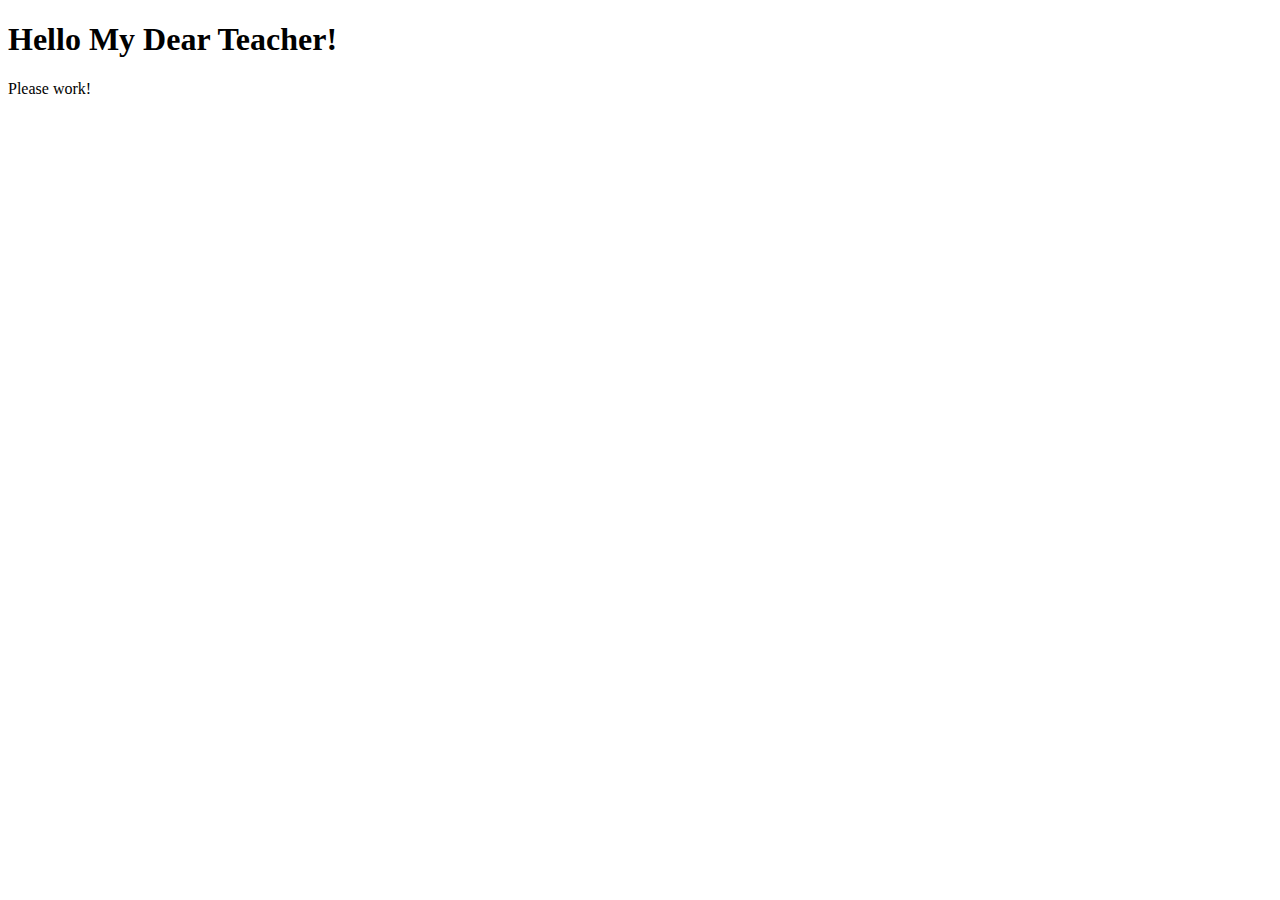
<file: templates/index.html>
<!DOCTYPE html>
<html lang="en">
<head>
    <meta charset="UTF-8">
    <meta http-equiv="X-UA-Compatible" content="IE=edge">
    <meta name="viewport" content="width=device-width, initial-scale=1.0">
    <title>Document</title>
</head>
<body>
    <h1>Hello My Dear Teacher!</h1>
    <p>Please work!</p>
</body>
</html>
</file>
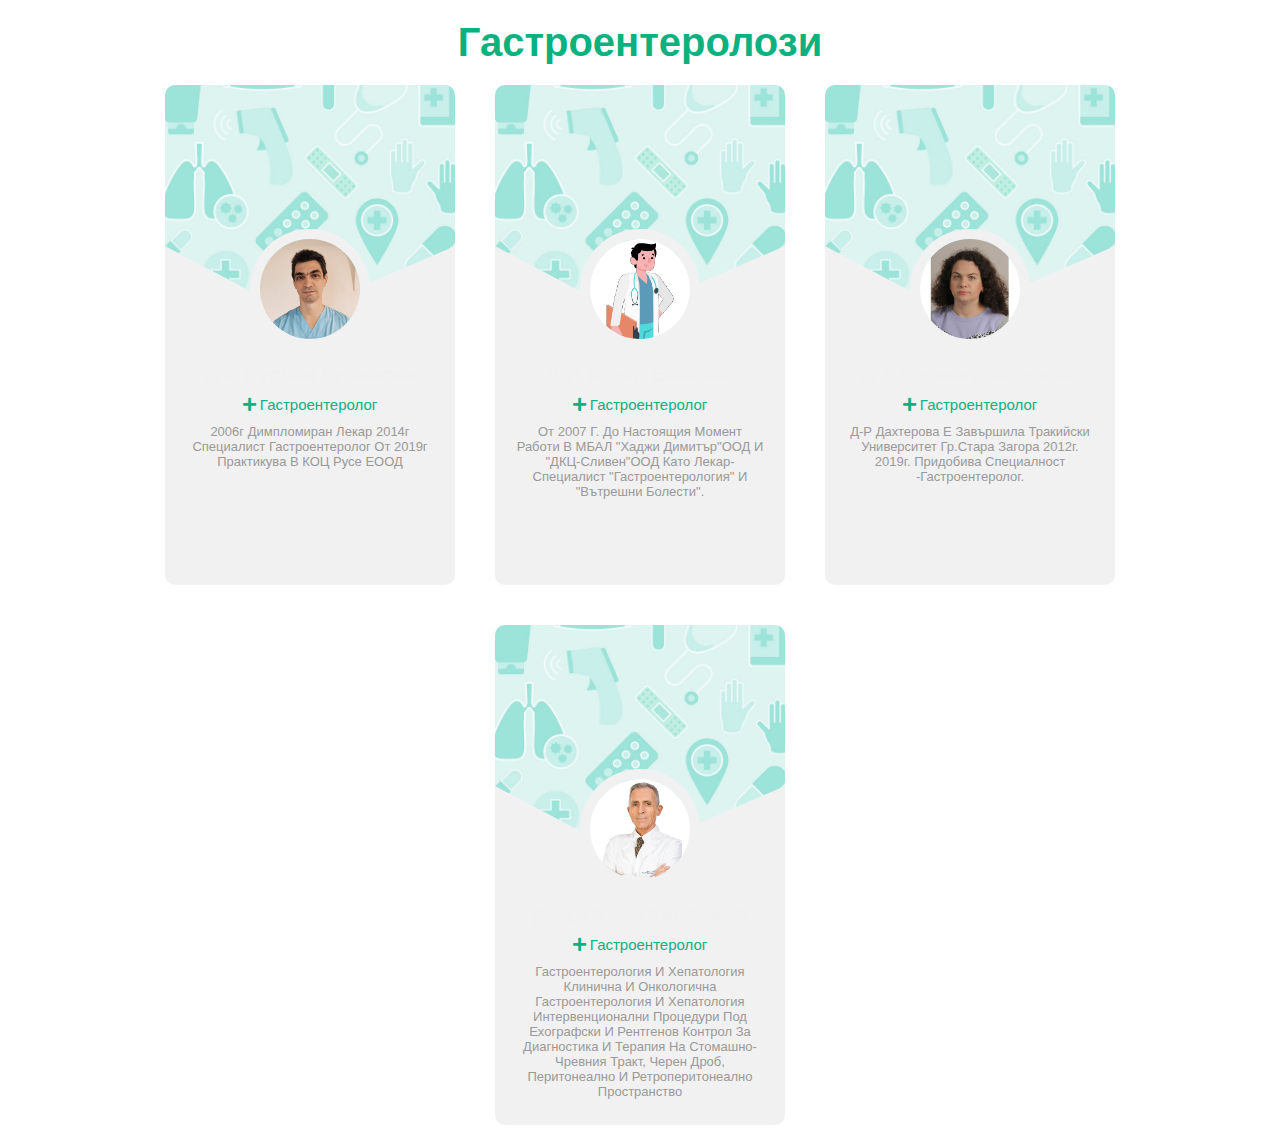
<file: DuoHealthApp/OurTeam/main.html>
<!DOCTYPE html>
<html lang="en">
<head>
    <meta charset="UTF-8">
    <meta name="viewport" content="width=device-width, initial-scale=1.0">

    <link rel="stylesheet" href="https://cdnjs.cloudflare.com/ajax/font-awesome/5.15.1/css/all.min.css">
    <link rel="stylesheet" href="https://cdnjs.cloudflare.com/ajax/libs/font-awesome/5.15.3/css/all.min.css" />
    <link rel="stylesheet" href="style.css">

    <title>Гастроентеролози</title>
<head>
<body>

<h1>Гастроентеролози</h1>

<section class="container">

<div class="card">
    <div class="bg-image">
    <img src="bg-image.jpg" alt="">
    </div>
    <div class="pic">
        <img src="pic1.jpg" alt="">
    </div>
    <div class="info">
        <h3>Д-р Руслан Кулински</h3>
        <span> <i class="fas fa-plus"></i> Гастроентеролог </span>
        <p>2006г димпломиран лекар
            2014г Специалист Гастроентеролог
            от 2019г практикува в КОЦ Русе ЕООД
        <p>
    </div>
</div>

<div class="card">
    <div class="bg-image">
    <img src="bg-image.jpg" alt="">
    </div>
    <div class="pic">
        <img src="pic2.jpg" alt="">
    </div>
    <div class="info">
        <h3>Д-р Тодор Бакалов</h3>
        <span> <i class="fas fa-plus"></i> Гастроентеролог </span>
        <p>От 2007 г. до настоящия момент работи в МБАЛ "Хаджи Димитър"ООД и "ДКЦ-Сливен"ООД като лекар-специалист "Гастроентерология" и "Вътрешни болести".</p>
    </div>
</div>

<div class="card">
    <div class="bg-image">
    <img src="bg-image.jpg" alt="">
    </div>
    <div class="pic">
        <img src="pic3.jpg" alt="">
    </div>
    <div class="info">
        <h3>Д-р Геника Дахтерова</h3>
        <span> <i class="fas fa-plus"></i> Гастроентеролог </span>
        <p>Д-р Дахтерова е завършила Тракийски университет  гр.Стара Загора 2012г.
            2019г. придобива специалност -гастроентеролог.
        </p>
    </div>
</div>

<div class="card">
    <div class="bg-image">
    <img src="bg-image.jpg" alt="">
    </div>
    <div class="pic">
        <img src="pic4.jpg" alt="">
    </div>
    <div class="info">
        <h3>Доц. Стоян Ханджиев</h3>
        <span> <i class="fas fa-plus"></i> Гастроентеролог </span>
        <p>Гастроентерология и хепатология
            Клинична и онкологична гастроентерология и хепатология
           Интервенционални процедури под ехографски и рентгенов контрол за диагностика и терапия на стомашно-чревния тракт, черен дроб, перитонеално и ретроперитонеално пространство</p>
    </div>
</div>

</section>

</body>
</html>
</file>
<file: DuoHealthApp/OurTeam/style.css>
*{
    margin:0; padding:0;
    box-sizing: border-box;
    text-transform: capitalize;
    transition: all .2s linear;
    font-family: Verdana, Geneva, Tahoma, sans-serif;
}

body{
    background: #ffffff;
}

h1{
    font-size: 40px;
    margin-top: 20px;
    color: #0BB17E;
    text-align: center;
}

.container{
    display: flex;
    justify-content: center;
    flex-wrap: wrap;
}

.card{
    height: 500px;
    width: 290px;
    margin: 20px;
    box-shadow: 0 3px 5px #0000;
    border-radius: 10px;
    overflow: hidden;
    text-align: center;
    background-color: #f1f1f1;
}

.card .bg-image img{
    width: 100%;
    height: 230px;
    object-fit: cover;
    clip-path: polygon(0 0, 100% 0%, 100% 70%, 45% 100%, 0 70%);
}

.card .pic img{
    width: 120px;
    height: 120px;
    border-radius: 50%;
    border: 10px solid #f1f1f1;
    margin-top: -90px;
    position: relative;
}

.card .info h3{
    color: #f0f0f0;
    font-size: 20px;
    padding: 10px 0;
}

.card .info span{
    font-size: 15px;
    color: #0BB17E;
}

.card .info p{
    font-size: 13px;
    padding:10px 20px;
    color: #999;
}
</file>
